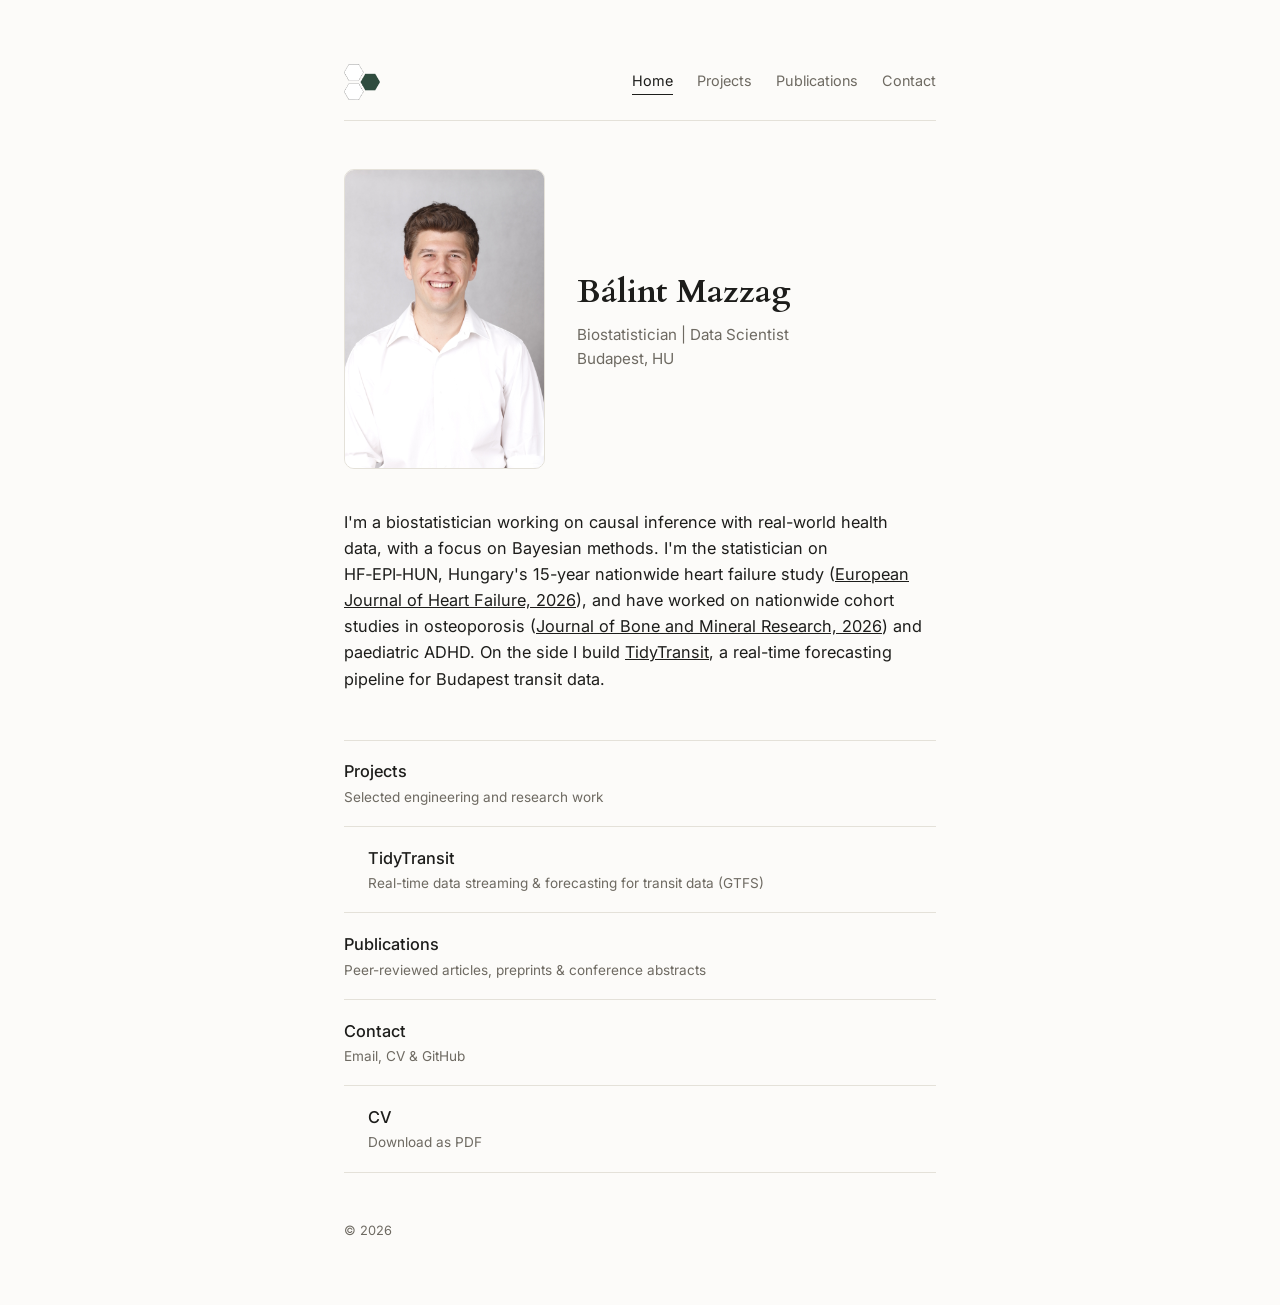
<file: index.html>
<!DOCTYPE html>
<html lang="en">
<head>
<meta charset="UTF-8">
<meta name="viewport" content="width=device-width, initial-scale=1.0">
<title>Bálint Mazzag</title>
<meta name="description" content="Biostatistician working on Bayesian causal inference with real-world health data. Statistician on HF-EPI-HUN, Hungary's 15-year nationwide heart failure study.">
<link rel="canonical" href="https://balintmazzag.com/">
<link rel="icon" type="image/png" href="assets/images/logo.png">

<meta property="og:title" content="Bálint Mazzag - Biostatistician">
<meta property="og:description" content="Bayesian causal inference with real-world health data: heart failure epidemiology, osteoporosis and paediatric ADHD.">
<meta property="og:type" content="website">
<meta property="og:url" content="https://balintmazzag.com/">
<meta property="og:image" content="https://balintmazzag.com/assets/images/portrait.jpg">
<meta property="og:image:alt" content="Portrait of Bálint Mazzag">
<meta name="twitter:card" content="summary">
<meta name="twitter:title" content="Bálint Mazzag - Biostatistician">
<meta name="twitter:description" content="Bayesian causal inference with real-world health data: heart failure epidemiology, osteoporosis and paediatric ADHD.">
<meta name="twitter:image" content="https://balintmazzag.com/assets/images/portrait.jpg">
<link rel="preconnect" href="https://fonts.googleapis.com">
<link href="https://fonts.googleapis.com/css2?family=Cardo:wght@400;700&family=Inter:wght@400;500;600&display=swap" rel="stylesheet">
<link rel="stylesheet" href="assets/css/styles.css">
</head>
<body>
<div class="wrap">

  <header class="site-header">
    <a class="site-brand" href="index.html">
      <img src="assets/images/logo.png" alt="Bálint Mazzag logo">
    </a>
    <nav class="site-nav">
      <a href="index.html" class="active">Home</a>
      <a href="projects.html">Projects</a>
      <a href="publications.html">Publications</a>
      <a href="contact.html">Contact</a>
    </nav>
  </header>

  <div class="hero">
    <img class="portrait" src="assets/images/portrait.jpg" alt="Portrait of Bálint Mazzag">
    <div class="hero-text">
      <h1>Bálint Mazzag</h1>
      <p class="tagline">Biostatistician | Data Scientist<br>Budapest, HU</p>
    </div>
  </div>

  <p class="bio">
    I'm a biostatistician working on causal inference with real-world health data, with a focus on
    Bayesian methods. I'm the statistician on HF&#8209;EPI&#8209;HUN, Hungary's 15-year nationwide heart failure
    study (<a href="https://doi.org/10.1093/ejhf/xuag189" style="color: inherit;">European Journal of Heart Failure, 2026</a>),
    and have worked on nationwide cohort studies in osteoporosis
    (<a href="https://doi.org/10.1093/jbmr/zjag156" style="color: inherit;">Journal of Bone and Mineral Research, 2026</a>)
    and paediatric ADHD. On the side I build
    <a href="https://tidytransit.balintmazzag.com" style="color: inherit;">TidyTransit</a>, a real-time
    forecasting pipeline for Budapest transit data.
  </p>

  <div class="list">
    <a class="list-row" href="projects.html">
      <div class="list-main">
        <div class="label">Projects</div>
        <div class="desc">Selected engineering and research work</div>
      </div>
    </a>
    <a class="list-row list-sub" href="https://tidytransit.balintmazzag.com" target="_blank" rel="noopener">
      <div class="list-main">
        <div class="label">TidyTransit</div>
        <div class="desc">Real-time data streaming &amp; forecasting for transit data (GTFS)</div>
      </div>
    </a>
    <a class="list-row" href="publications.html">
      <div class="list-main">
        <div class="label">Publications</div>
        <div class="desc">Peer-reviewed articles, preprints &amp; conference abstracts</div>
      </div>
    </a>
    <a class="list-row" href="contact.html">
      <div class="list-main">
        <div class="label">Contact</div>
        <div class="desc">Email, CV &amp; GitHub</div>
      </div>
    </a>
    <a class="list-row list-sub" href="cv/Balint_Mazzag_CV.pdf" download>
      <div class="list-main">
        <div class="label">CV</div>
        <div class="desc">Download as PDF</div>
      </div>
    </a>
  </div>

  <footer class="site-footer">© 2026</footer>

</div>
</body>
</html>
</file>
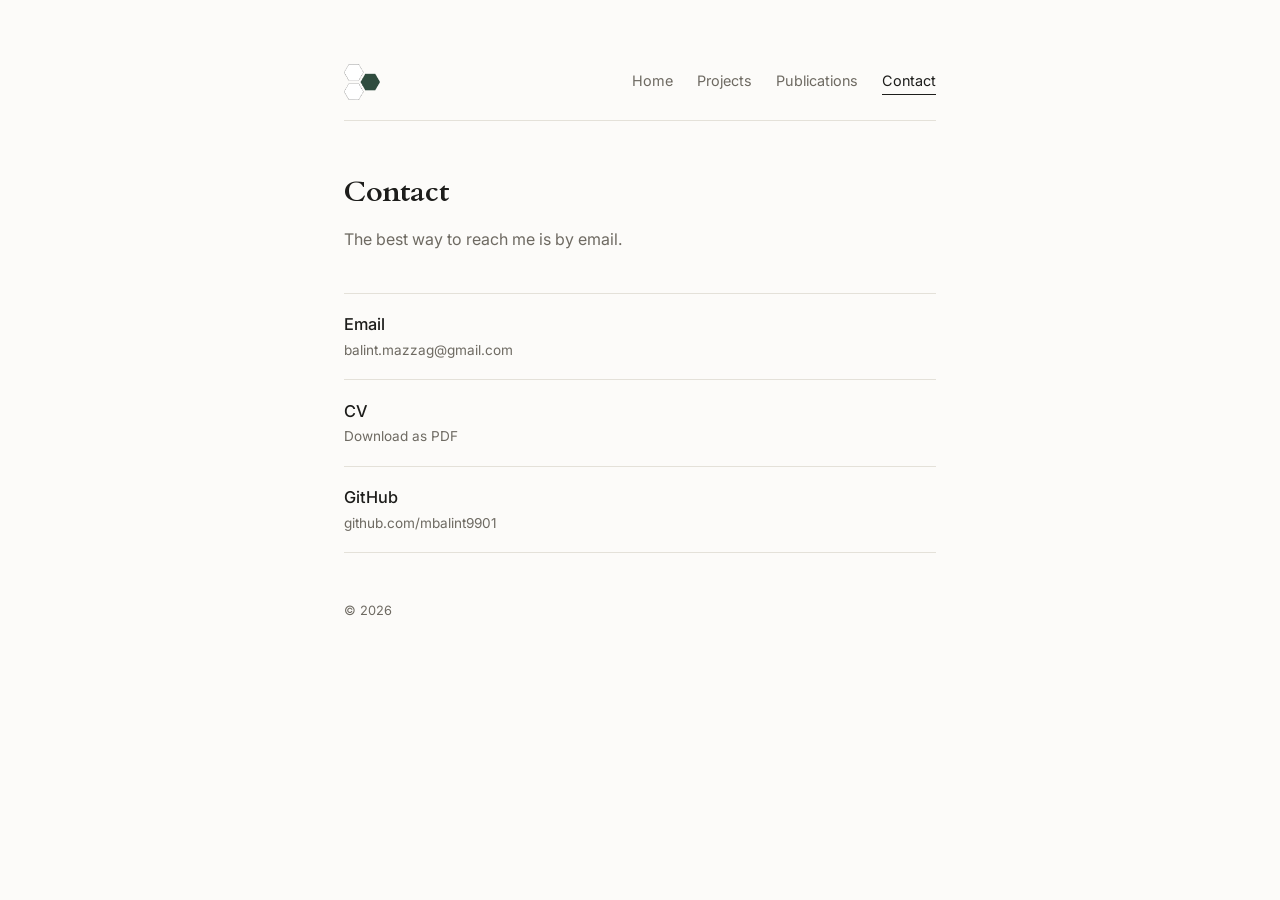
<file: contact.html>
<!DOCTYPE html>
<html lang="en">
<head>
<meta charset="UTF-8">
<meta name="viewport" content="width=device-width, initial-scale=1.0">
<title>Contact | Bálint Mazzag</title>
<meta name="description" content="Contact Bálint Mazzag, biostatistician and data scientist in Budapest: email, CV and GitHub.">
<link rel="canonical" href="https://balintmazzag.com/contact.html">
<link rel="icon" type="image/png" href="assets/images/logo.png">

<meta property="og:title" content="Contact - Bálint Mazzag">
<meta property="og:description" content="Email, CV and GitHub.">
<meta property="og:type" content="website">
<meta property="og:url" content="https://balintmazzag.com/contact.html">
<meta property="og:image" content="https://balintmazzag.com/assets/images/portrait.jpg">
<meta property="og:image:alt" content="Portrait of Bálint Mazzag">
<meta name="twitter:card" content="summary">
<meta name="twitter:title" content="Contact - Bálint Mazzag">
<meta name="twitter:description" content="Email, CV and GitHub.">
<meta name="twitter:image" content="https://balintmazzag.com/assets/images/portrait.jpg">
<link rel="preconnect" href="https://fonts.googleapis.com">
<link href="https://fonts.googleapis.com/css2?family=Cardo:wght@400;700&family=Inter:wght@400;500;600&display=swap" rel="stylesheet">
<link rel="stylesheet" href="assets/css/styles.css">
</head>
<body>
<div class="wrap">

  <header class="site-header">
    <a class="site-brand" href="index.html">
      <img src="assets/images/logo.png" alt="Bálint Mazzag logo">
    </a>
    <nav class="site-nav">
      <a href="index.html">Home</a>
      <a href="projects.html">Projects</a>
      <a href="publications.html">Publications</a>
      <a href="contact.html" class="active">Contact</a>
    </nav>
  </header>

  <h1 class="page-title">Contact</h1>

  <p class="intro">
    The best way to reach me is by email.
  </p>

  <div class="list">
    <a class="list-row" href="mailto:balint.mazzag@gmail.com">
      <div class="list-main">
        <div class="label">Email</div>
        <div class="desc">balint.mazzag@gmail.com</div>
      </div>
    </a>
    <a class="list-row" href="cv/Balint_Mazzag_CV.pdf" download>
      <div class="list-main">
        <div class="label">CV</div>
        <div class="desc">Download as PDF</div>
      </div>
    </a>
    <a class="list-row" href="https://github.com/mbalint9901" target="_blank" rel="noopener">
      <div class="list-main">
        <div class="label">GitHub</div>
        <div class="desc">github.com/mbalint9901</div>
      </div>
    </a>
  </div>

  <footer class="site-footer">© 2026</footer>

</div>
</body>
</html>
</file>
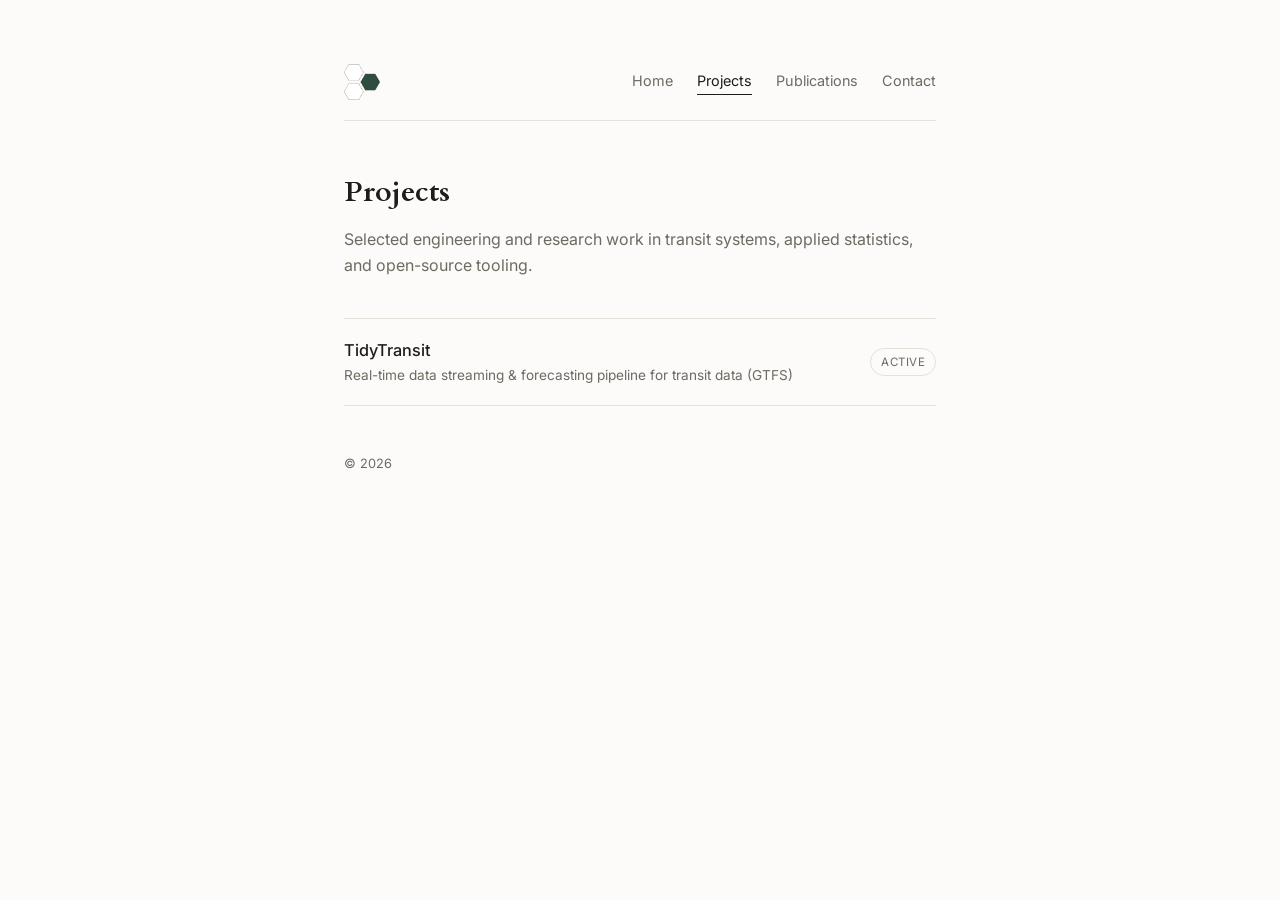
<file: projects.html>
<!DOCTYPE html>
<html lang="en">
<head>
<meta charset="UTF-8">
<meta name="viewport" content="width=device-width, initial-scale=1.0">
<title>Projects | Bálint Mazzag</title>
<meta name="description" content="Selected engineering and research work in transit systems, applied statistics, and open-source tooling.">
<link rel="canonical" href="https://balintmazzag.com/projects.html">
<link rel="icon" type="image/png" href="assets/images/logo.png">

<meta property="og:title" content="Projects - Bálint Mazzag">
<meta property="og:description" content="Selected engineering and research work in transit systems, applied statistics, and open-source tooling.">
<meta property="og:type" content="website">
<meta property="og:url" content="https://balintmazzag.com/projects.html">
<meta property="og:image" content="https://balintmazzag.com/assets/images/portrait.jpg">
<meta property="og:image:alt" content="Portrait of Bálint Mazzag">
<meta name="twitter:card" content="summary">
<meta name="twitter:title" content="Projects - Bálint Mazzag">
<meta name="twitter:description" content="Selected engineering and research work in transit systems, applied statistics, and open-source tooling.">
<meta name="twitter:image" content="https://balintmazzag.com/assets/images/portrait.jpg">
<link rel="preconnect" href="https://fonts.googleapis.com">
<link href="https://fonts.googleapis.com/css2?family=Cardo:wght@400;700&family=Inter:wght@400;500;600&display=swap" rel="stylesheet">
<link rel="stylesheet" href="assets/css/styles.css">
</head>
<body>
<div class="wrap">

  <header class="site-header">
    <a class="site-brand" href="index.html">
      <img src="assets/images/logo.png" alt="Bálint Mazzag logo">
    </a>
    <nav class="site-nav">
      <a href="index.html">Home</a>
      <a href="projects.html" class="active">Projects</a>
      <a href="publications.html">Publications</a>
      <a href="contact.html">Contact</a>
    </nav>
  </header>

  <h1 class="page-title">Projects</h1>

  <!-- REPLACE: add real project rows in this same format as you ship them.
       Keep descriptions concrete (what it does / what problem it solves), not vague. -->
  <p class="intro">
    Selected engineering and research work in transit systems, applied statistics, and open-source
    tooling.
  </p>

  <div class="list">
    <a class="list-row" href="https://tidytransit.balintmazzag.com" target="_blank" rel="noopener">
      <div class="list-main">
        <div class="label">TidyTransit</div>
        <div class="desc">Real-time data streaming &amp; forecasting pipeline for transit data (GTFS)</div>
      </div>
      <span class="status-tag">Active</span>
    </a>
  </div>

  <footer class="site-footer">© 2026</footer>

</div>
</body>
</html>
</file>
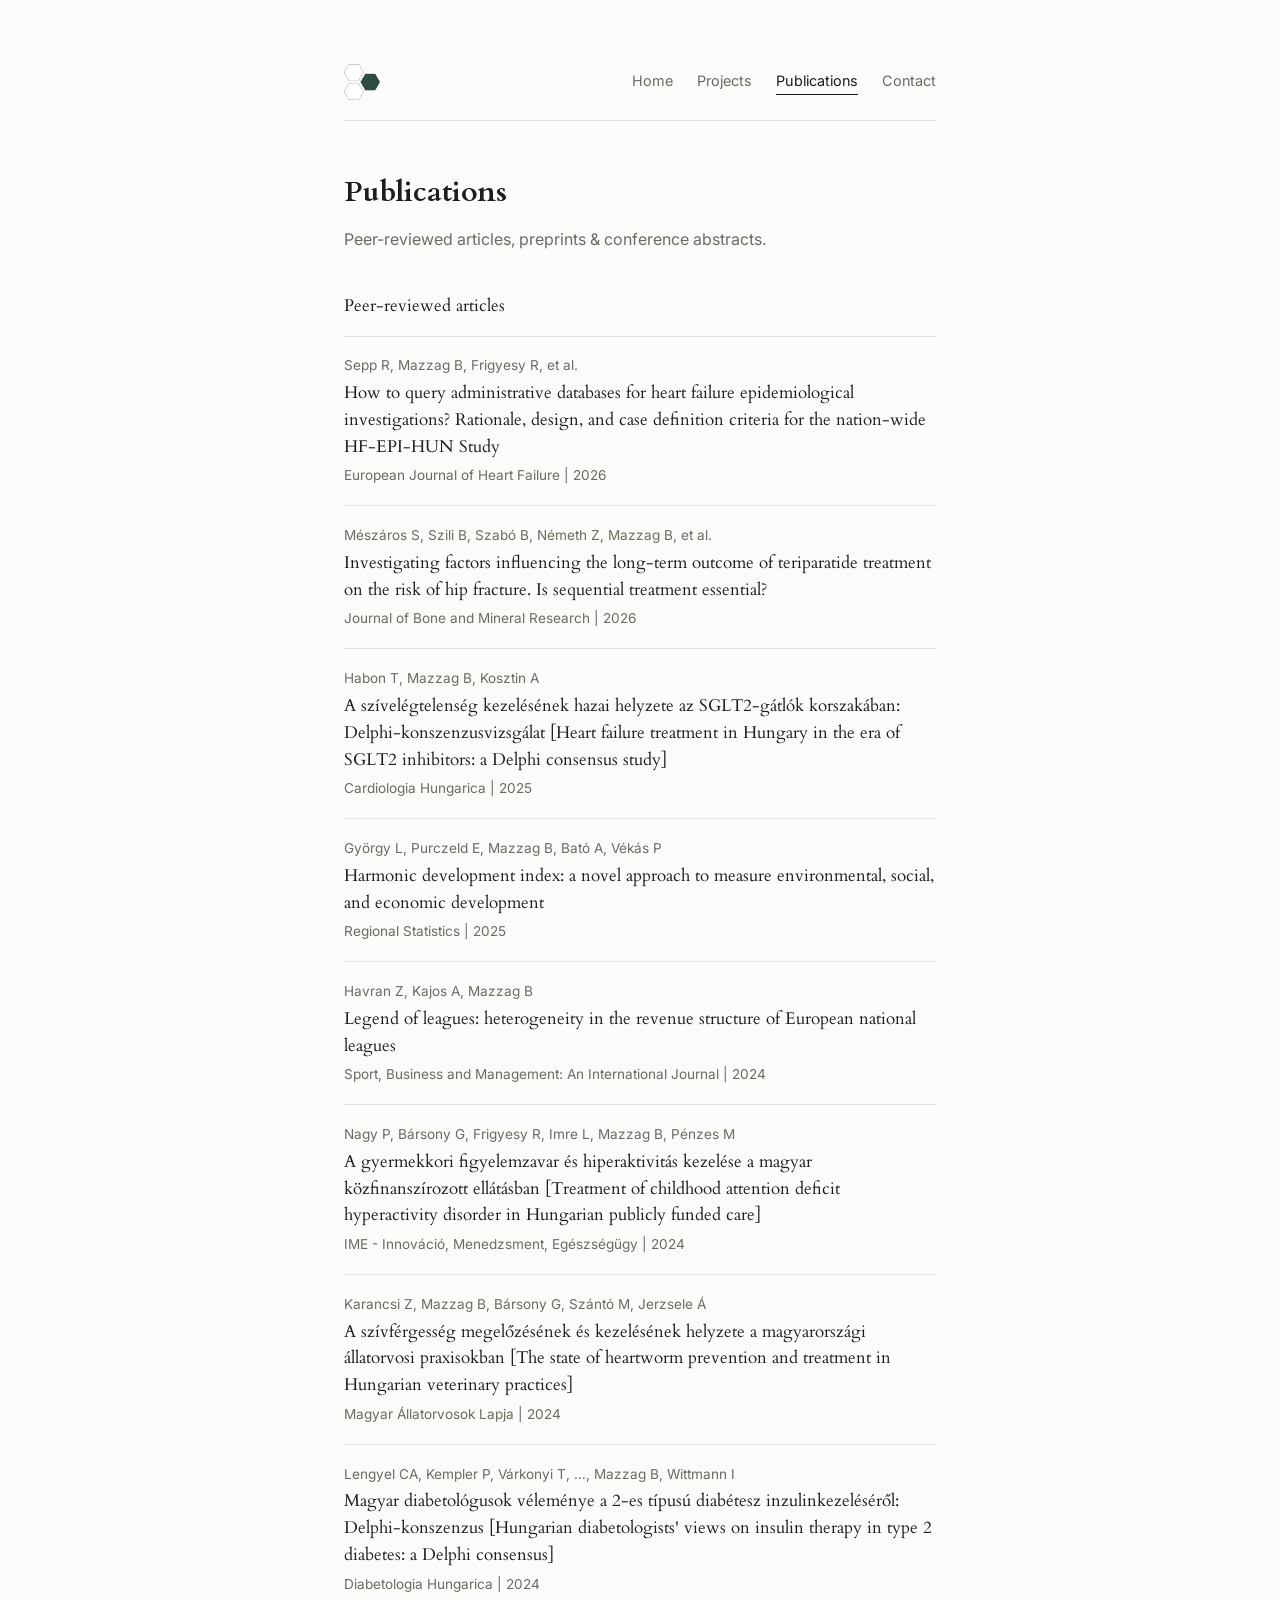
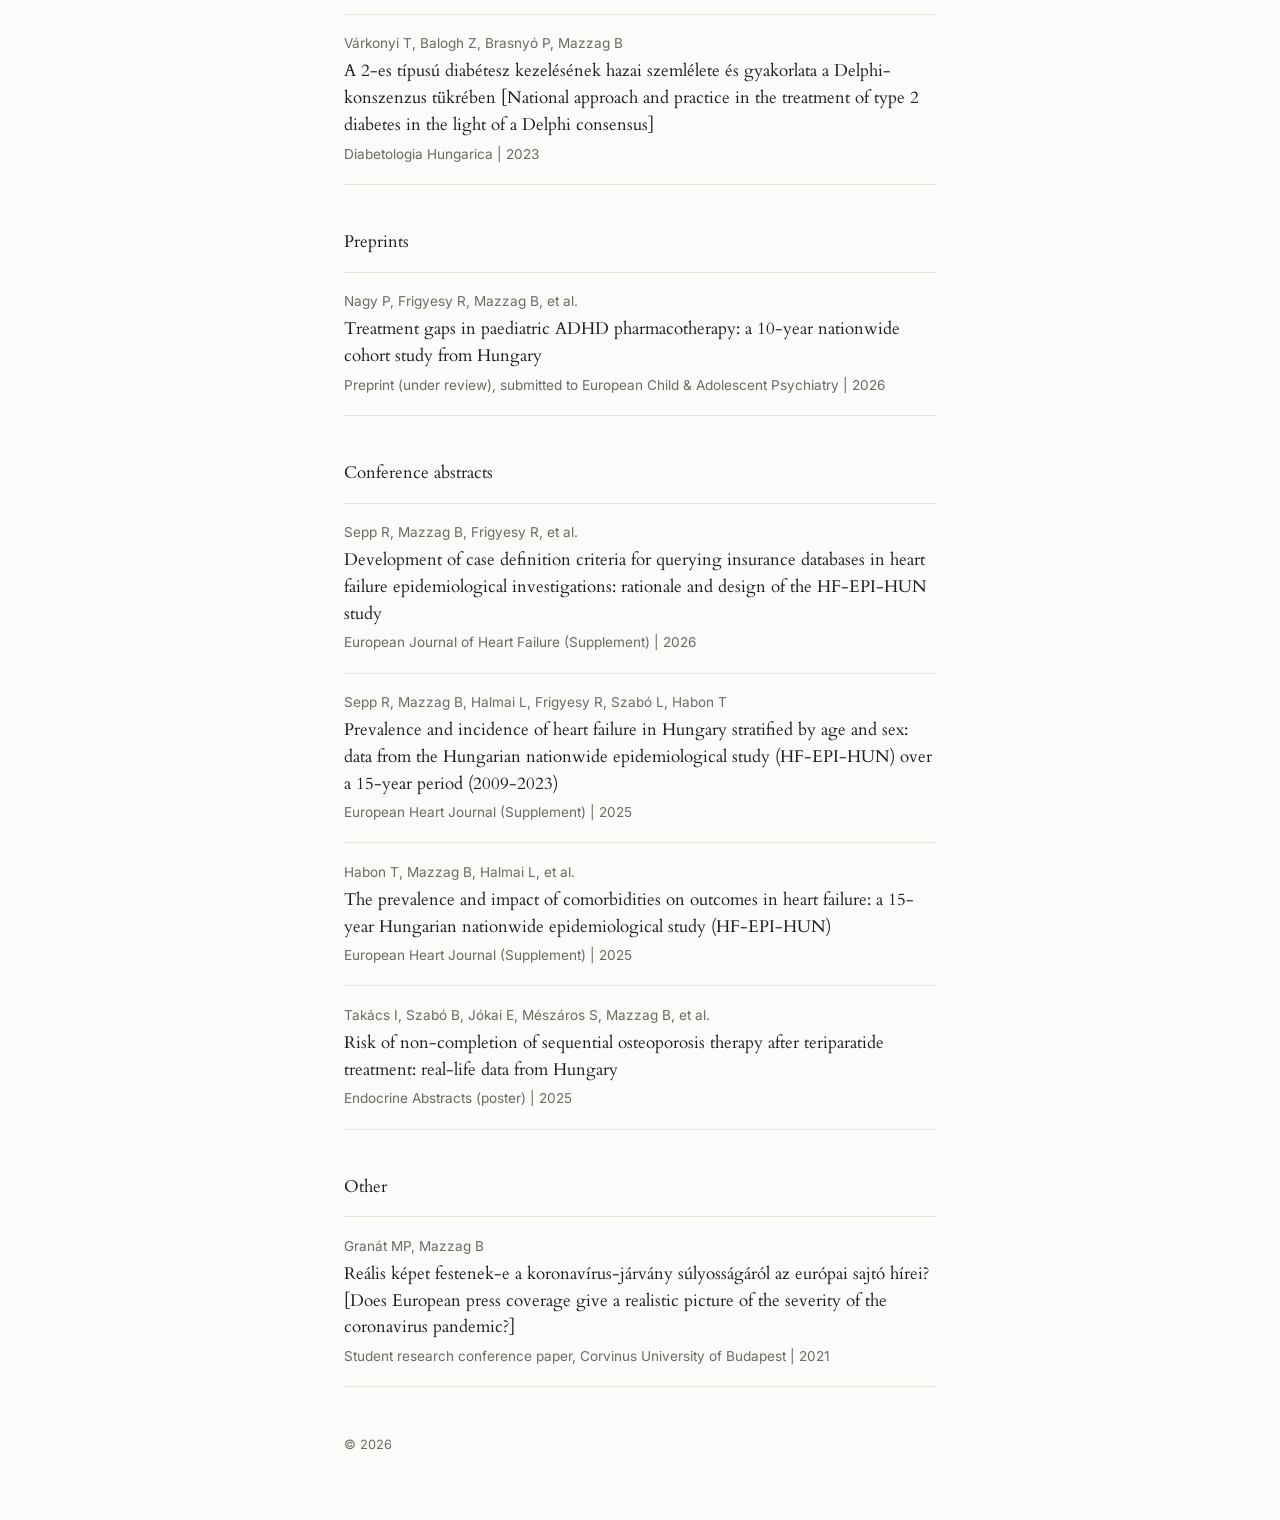
<file: publications.html>
<!DOCTYPE html>
<html lang="en">
<head>
<meta charset="UTF-8">
<meta name="viewport" content="width=device-width, initial-scale=1.0">
<title>Publications | Bálint Mazzag</title>
<meta name="description" content="Publications by Bálint Mazzag, biostatistician: heart failure epidemiology (HF-EPI-HUN), osteoporosis, paediatric ADHD and more.">
<link rel="canonical" href="https://balintmazzag.com/publications.html">
<link rel="icon" type="image/png" href="assets/images/logo.png">

<meta property="og:title" content="Publications - Bálint Mazzag">
<meta property="og:description" content="Peer-reviewed articles, preprints and conference abstracts in heart failure epidemiology, osteoporosis, paediatric ADHD and more.">
<meta property="og:type" content="website">
<meta property="og:url" content="https://balintmazzag.com/publications.html">
<meta property="og:image" content="https://balintmazzag.com/assets/images/portrait.jpg">
<meta property="og:image:alt" content="Portrait of Bálint Mazzag">
<meta name="twitter:card" content="summary">
<meta name="twitter:title" content="Publications - Bálint Mazzag">
<meta name="twitter:description" content="Peer-reviewed articles, preprints and conference abstracts in heart failure epidemiology, osteoporosis, paediatric ADHD and more.">
<meta name="twitter:image" content="https://balintmazzag.com/assets/images/portrait.jpg">
<link rel="preconnect" href="https://fonts.googleapis.com">
<link href="https://fonts.googleapis.com/css2?family=Cardo:wght@400;700&family=Inter:wght@400;500;600&display=swap" rel="stylesheet">
<link rel="stylesheet" href="assets/css/styles.css">
</head>
<body>
<div class="wrap">

  <header class="site-header">
    <a class="site-brand" href="index.html">
      <img src="assets/images/logo.png" alt="Bálint Mazzag logo">
    </a>
    <nav class="site-nav">
      <a href="index.html">Home</a>
      <a href="projects.html">Projects</a>
      <a href="publications.html" class="active">Publications</a>
      <a href="contact.html">Contact</a>
    </nav>
  </header>

  <h1 class="page-title">Publications</h1>

  <!-- Hand-curated list. To add an entry, copy a pub-row block into the right section
       (newest first). Authors in Vancouver style: list everyone if 6 or fewer, otherwise
       list up to and including Mazzag B, then "et al.". Link the DOI where one exists. -->
  <p class="intro">
    Peer-reviewed articles, preprints &amp; conference abstracts.
  </p>

  <h2 class="section-label">Peer-reviewed articles</h2>
  <div class="pub-list">
    <a class="pub-row" href="https://doi.org/10.1093/ejhf/xuag189" target="_blank" rel="noopener">
      <div class="pub-authors">Sepp R, Mazzag B, Frigyesy R, et al.</div>
      <div class="pub-title">How to query administrative databases for heart failure epidemiological investigations? Rationale, design, and case definition criteria for the nation-wide HF-EPI-HUN Study</div>
      <div class="pub-meta">European Journal of Heart Failure | 2026</div>
    </a>
    <a class="pub-row" href="https://doi.org/10.1093/jbmr/zjag156" target="_blank" rel="noopener">
      <div class="pub-authors">Mészáros S, Szili B, Szabó B, Németh Z, Mazzag B, et al.</div>
      <div class="pub-title">Investigating factors influencing the long-term outcome of teriparatide treatment on the risk of hip fracture. Is sequential treatment essential?</div>
      <div class="pub-meta">Journal of Bone and Mineral Research | 2026</div>
    </a>
    <a class="pub-row" href="https://doi.org/10.26430/chungarica.2025.55.5.360" target="_blank" rel="noopener">
      <div class="pub-authors">Habon T, Mazzag B, Kosztin A</div>
      <div class="pub-title">A szívelégtelenség kezelésének hazai helyzete az SGLT2-gátlók korszakában: Delphi-konszenzusvizsgálat [Heart failure treatment in Hungary in the era of SGLT2 inhibitors: a Delphi consensus study]</div>
      <div class="pub-meta">Cardiologia Hungarica | 2025</div>
    </a>
    <a class="pub-row" href="https://doi.org/10.15196/RS150102" target="_blank" rel="noopener">
      <div class="pub-authors">György L, Purczeld E, Mazzag B, Bató A, Vékás P</div>
      <div class="pub-title">Harmonic development index: a novel approach to measure environmental, social, and economic development</div>
      <div class="pub-meta">Regional Statistics | 2025</div>
    </a>
    <a class="pub-row" href="https://doi.org/10.1108/SBM-05-2023-0062" target="_blank" rel="noopener">
      <div class="pub-authors">Havran Z, Kajos A, Mazzag B</div>
      <div class="pub-title">Legend of leagues: heterogeneity in the revenue structure of European national leagues</div>
      <div class="pub-meta">Sport, Business and Management: An International Journal | 2024</div>
    </a>
    <a class="pub-row" href="https://doi.org/10.53020/ime-2024-206" target="_blank" rel="noopener">
      <div class="pub-authors">Nagy P, Bársony G, Frigyesy R, Imre L, Mazzag B, Pénzes M</div>
      <div class="pub-title">A gyermekkori figyelemzavar és hiperaktivitás kezelése a magyar közfinanszírozott ellátásban [Treatment of childhood attention deficit hyperactivity disorder in Hungarian publicly funded care]</div>
      <div class="pub-meta">IME - Innováció, Menedzsment, Egészségügy | 2024</div>
    </a>
    <a class="pub-row" href="https://doi.org/10.56385/magyallorv.2024.01.23-35" target="_blank" rel="noopener">
      <div class="pub-authors">Karancsi Z, Mazzag B, Bársony G, Szántó M, Jerzsele Á</div>
      <div class="pub-title">A szívférgesség megelőzésének és kezelésének helyzete a magyarországi állatorvosi praxisokban [The state of heartworm prevention and treatment in Hungarian veterinary practices]</div>
      <div class="pub-meta">Magyar Állatorvosok Lapja | 2024</div>
    </a>
    <a class="pub-row" href="https://doi.org/10.24121/dh.2024.8" target="_blank" rel="noopener">
      <div class="pub-authors">Lengyel CA, Kempler P, Várkonyi T, …, Mazzag B, Wittmann I</div>
      <div class="pub-title">Magyar diabetológusok véleménye a 2-es típusú diabétesz inzulinkezeléséről: Delphi-konszenzus [Hungarian diabetologists' views on insulin therapy in type 2 diabetes: a Delphi consensus]</div>
      <div class="pub-meta">Diabetologia Hungarica | 2024</div>
    </a>
    <a class="pub-row" href="https://doi.org/10.24121/dh.2023.11" target="_blank" rel="noopener">
      <div class="pub-authors">Várkonyi T, Balogh Z, Brasnyó P, Mazzag B</div>
      <div class="pub-title">A 2-es típusú diabétesz kezelésének hazai szemlélete és gyakorlata a Delphi-konszenzus tükrében [National approach and practice in the treatment of type 2 diabetes in the light of a Delphi consensus]</div>
      <div class="pub-meta">Diabetologia Hungarica | 2023</div>
    </a>
  </div>

  <h2 class="section-label">Preprints</h2>
  <div class="pub-list">
    <a class="pub-row" href="https://doi.org/10.21203/rs.3.rs-10411233/v1" target="_blank" rel="noopener">
      <div class="pub-authors">Nagy P, Frigyesy R, Mazzag B, et al.</div>
      <div class="pub-title">Treatment gaps in paediatric ADHD pharmacotherapy: a 10-year nationwide cohort study from Hungary</div>
      <div class="pub-meta">Preprint (under review), submitted to European Child &amp; Adolescent Psychiatry | 2026</div>
    </a>
  </div>

  <h2 class="section-label">Conference abstracts</h2>
  <div class="pub-list">
    <a class="pub-row" href="https://doi.org/10.1093/ejhf/xuag193.320" target="_blank" rel="noopener">
      <div class="pub-authors">Sepp R, Mazzag B, Frigyesy R, et al.</div>
      <div class="pub-title">Development of case definition criteria for querying insurance databases in heart failure epidemiological investigations: rationale and design of the HF-EPI-HUN study</div>
      <div class="pub-meta">European Journal of Heart Failure (Supplement) | 2026</div>
    </a>
    <a class="pub-row" href="https://doi.org/10.1093/eurheartj/ehaf784.1128" target="_blank" rel="noopener">
      <div class="pub-authors">Sepp R, Mazzag B, Halmai L, Frigyesy R, Szabó L, Habon T</div>
      <div class="pub-title">Prevalence and incidence of heart failure in Hungary stratified by age and sex: data from the Hungarian nationwide epidemiological study (HF-EPI-HUN) over a 15-year period (2009-2023)</div>
      <div class="pub-meta">European Heart Journal (Supplement) | 2025</div>
    </a>
    <a class="pub-row" href="https://doi.org/10.1093/eurheartj/ehaf784.1073" target="_blank" rel="noopener">
      <div class="pub-authors">Habon T, Mazzag B, Halmai L, et al.</div>
      <div class="pub-title">The prevalence and impact of comorbidities on outcomes in heart failure: a 15-year Hungarian nationwide epidemiological study (HF-EPI-HUN)</div>
      <div class="pub-meta">European Heart Journal (Supplement) | 2025</div>
    </a>
    <a class="pub-row" href="https://doi.org/10.1530/endoabs.110.P214" target="_blank" rel="noopener">
      <div class="pub-authors">Takács I, Szabó B, Jókai E, Mészáros S, Mazzag B, et al.</div>
      <div class="pub-title">Risk of non-completion of sequential osteoporosis therapy after teriparatide treatment: real-life data from Hungary</div>
      <div class="pub-meta">Endocrine Abstracts (poster) | 2025</div>
    </a>
  </div>

  <h2 class="section-label">Other</h2>
  <div class="pub-list">
    <a class="pub-row" href="https://szd.lib.uni-corvinus.hu/15552/" target="_blank" rel="noopener">
      <div class="pub-authors">Granát MP, Mazzag B</div>
      <div class="pub-title">Reális képet festenek-e a koronavírus-járvány súlyosságáról az európai sajtó hírei? [Does European press coverage give a realistic picture of the severity of the coronavirus pandemic?]</div>
      <div class="pub-meta">Student research conference paper, Corvinus University of Budapest | 2021</div>
    </a>
  </div>

  <footer class="site-footer">© 2026</footer>

</div>
</body>
</html>
</file>
<file: assets/css/styles.css>
/* ===================================================================
   Bálint Mazzag — shared stylesheet
   Mobile-first: base rules target small screens. The single
   min-width breakpoint below layers on desktop enhancements.
   =================================================================== */

:root {
  --paper: #FCFBF9;
  --card: #FFFFFF;
  --ink: #1D1D1B;
  --muted: #6E6A62;
  --border: #E4E1D9;
  --radius: 6px;
}

* { box-sizing: border-box; }

body {
  margin: 0;
  background: var(--paper);
  color: var(--ink);
  font-family: 'Inter', sans-serif;
  line-height: 1.6;
  font-size: 15px;
}

.wrap {
  max-width: 640px;
  margin: 0 auto;
  padding: 2rem 1.25rem 2.5rem;
}

/* ---- Header / nav (shared across all pages) ---- */
header.site-header {
  display: flex;
  justify-content: space-between;
  align-items: center;
  flex-wrap: wrap;
  gap: 0.75rem;
  border-bottom: 1px solid var(--border);
  padding-bottom: 1rem;
  margin-bottom: 2rem;
}

.site-brand {
  display: flex;
  align-items: center;
  text-decoration: none;
  color: var(--ink);
}

.site-brand img {
  width: 32px;
  height: 32px;
  border-radius: 0;
  object-fit: cover;
  display: block;
}

nav.site-nav {
  display: flex;
  flex-wrap: wrap;
  row-gap: 0.5rem;
  column-gap: 1rem;
  font-size: 0.82rem;
}

nav.site-nav a {
  text-decoration: none;
  color: var(--muted);
  border-bottom: 1px solid transparent;
  padding-bottom: 2px;
  transition: color 0.15s ease, border-color 0.15s ease;
}

nav.site-nav a:hover,
nav.site-nav a:focus-visible {
  color: var(--ink);
}

nav.site-nav a.active {
  color: var(--ink);
  border-color: var(--ink);
}

/* ---- Hero (home page only) ---- */
.hero {
  display: flex;
  flex-direction: column;
  align-items: flex-start;
  gap: 1.25rem;
  margin-bottom: 2rem;
}

.hero img.portrait {
  max-height: 300px;
  width: auto;
  max-width: 100%;
  border-radius: 10px;
  border: 1px solid var(--border);
  flex-shrink: 0;
  display: block;
}

.hero-text h1 {
  font-family: 'Cardo', serif;
  font-size: 1.55rem;
  font-weight: 700;
  margin: 0 0 0.3rem;
}

.hero-text .tagline {
  color: var(--muted);
  font-size: 0.85rem;
  margin: 0;
}

p.bio {
  font-size: 0.98rem;
  color: var(--ink);
  max-width: 58ch;
  margin: 0 0 2.25rem;
}

.section-label {
  font-family: 'Cardo', serif;
  font-size: 1rem;
  font-weight: 400;
  color: var(--ink);
  margin: 0 0 0.85rem;
}

/* Section headings that follow a list (Publications page) */
.pub-list + .section-label {
  margin-top: 2.25rem;
}

/* ---- Page title + intro (Projects / Publications) ---- */
h1.page-title {
  font-family: 'Cardo', serif;
  font-size: 1.5rem;
  font-weight: 700;
  margin: 0 0 0.65rem;
}

p.intro {
  color: var(--muted);
  max-width: 58ch;
  margin: 0 0 2rem;
  font-size: 0.95rem;
}

/* ---- Shared row-list component (Home "Elsewhere" + Projects) ---- */
.list {
  border-top: 1px solid var(--border);
}

.list-row {
  display: flex;
  flex-direction: column;
  gap: 0.4rem;
  padding: 1rem 0;
  text-decoration: none;
  color: inherit;
  border-bottom: 1px solid var(--border);
  transition: opacity 0.15s ease;
}

.list-row:hover,
.list-row:focus-visible {
  opacity: 0.65;
  outline: none;
}

.list-main .label {
  font-weight: 500;
  font-size: 0.98rem;
  margin-bottom: 0.15rem;
}

.list-main .desc {
  font-size: 0.82rem;
  color: var(--muted);
}

.status-tag {
  align-self: flex-start;
  font-size: 0.72rem;
  letter-spacing: 0.05em;
  text-transform: uppercase;
  color: var(--muted);
  border: 1px solid var(--border);
  padding: 0.25rem 0.6rem;
  border-radius: 999px;
  white-space: nowrap;
}

/* Indented child row (e.g. TidyTransit under Projects on the home page) */
.list-row.list-sub {
  padding-left: 1.5rem;
}

/* ---- Publications: citation-style rows ---- */
.pub-list {
  border-top: 1px solid var(--border);
}

.pub-row {
  display: block;
  padding: 1rem 0;
  text-decoration: none;
  color: inherit;
  border-bottom: 1px solid var(--border);
  transition: opacity 0.15s ease;
}

.pub-row:hover,
.pub-row:focus-visible {
  opacity: 0.65;
  outline: none;
}

.pub-authors {
  font-size: 0.82rem;
  color: var(--muted);
  margin-bottom: 0.2rem;
}

.pub-title {
  font-family: 'Cardo', serif;
  font-size: 1rem;
  margin-bottom: 0.3rem;
}

.pub-meta {
  font-size: 0.82rem;
  color: var(--muted);
}

footer.site-footer {
  margin-top: 2.5rem;
  font-size: 0.8rem;
  color: var(--muted);
}

/* ===================================================================
   Desktop enhancement layer — everything above already works
   standalone on mobile; this just gives it more room to breathe.
   =================================================================== */
@media (min-width: 640px) {
  body { font-size: 16px; }

  .wrap { padding: 4rem 1.5rem 4rem; }

  header.site-header {
    margin-bottom: 3rem;
    padding-bottom: 1.25rem;
  }

  .site-brand img { width: 36px; height: 36px; }

  nav.site-nav {
    font-size: 0.9rem;
    column-gap: 1.5rem;
  }

  .hero {
    flex-direction: row;
    align-items: center;
    gap: 2rem;
    margin-bottom: 2.5rem;
  }

  .hero-text h1 { font-size: 2rem; }
  .hero-text .tagline { font-size: 0.95rem; }

  p.bio {
    font-size: 1.02rem;
    margin-bottom: 3rem;
  }

  .section-label {
    font-size: 1.05rem;
    margin-bottom: 1rem;
  }

  h1.page-title {
    font-size: 1.8rem;
    margin-bottom: 0.75rem;
  }

  p.intro {
    font-size: 1rem;
    margin-bottom: 2.5rem;
  }

  .list-row {
    flex-direction: row;
    justify-content: space-between;
    align-items: center;
    gap: 1rem;
    padding: 1.1rem 0;
  }

  .status-tag { align-self: center; }

  .list-main .label { font-size: 1.02rem; }
  .list-main .desc { font-size: 0.85rem; }

  .pub-row { padding: 1.15rem 0; }
  .pub-title { font-size: 1.05rem; }
  .pub-meta,
  .pub-authors { font-size: 0.85rem; }
  .pub-list + .section-label { margin-top: 2.75rem; }

  footer.site-footer { margin-top: 3rem; }
}
</file>
